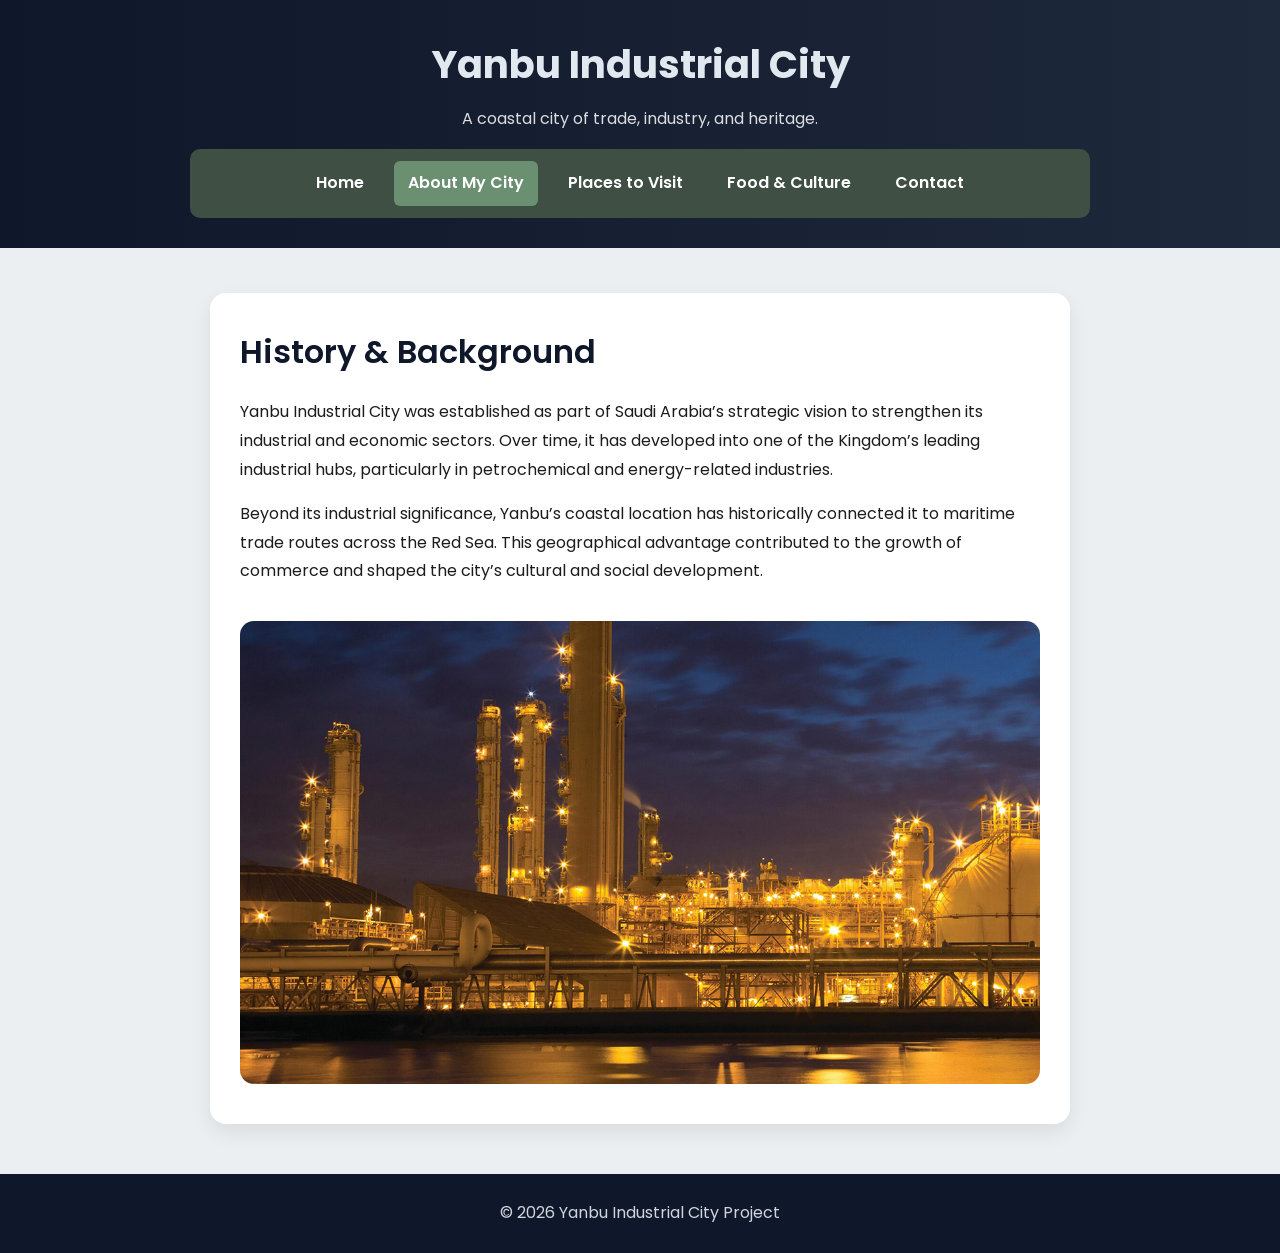
<file: about.html>
<!DOCTYPE html>
<html lang="en">
<head>
    <meta charset="UTF-8">
    <link rel="stylesheet" href="style.css">
    <title>About Yanbu Industrial City</title>
</head>
<body>

<header>
    <h1>Yanbu Industrial City</h1>
    <p>A coastal city of trade, industry, and heritage.</p>

    <nav>
    <a href="index.html">Home</a>
    <a href="about.html" class="active">About My City</a>
    <a href="places.html">Places to Visit</a>
    <a href="food.html">Food & Culture</a>
    <a href="contact.html">Contact</a>
</nav>
</header>

<main>
   <section>
    <h2>History & Background</h2>

    <p>Yanbu Industrial City was established as part of Saudi Arabia’s strategic vision to strengthen its industrial and economic sectors. Over time, it has developed into one of the Kingdom’s leading industrial hubs, particularly in petrochemical and energy-related industries.</p>

    <p>Beyond its industrial significance, Yanbu’s coastal location has historically connected it to maritime trade routes across the Red Sea. This geographical advantage contributed to the growth of commerce and shaped the city’s cultural and social development.</p>

    <img src="media/history.jpg" alt="Industrial area of Yanbu Industrial City">
</section>
</main>

<footer>
    <p>© 2026 Yanbu Industrial City Project</p>
</footer>

</body>
</html>
</file>
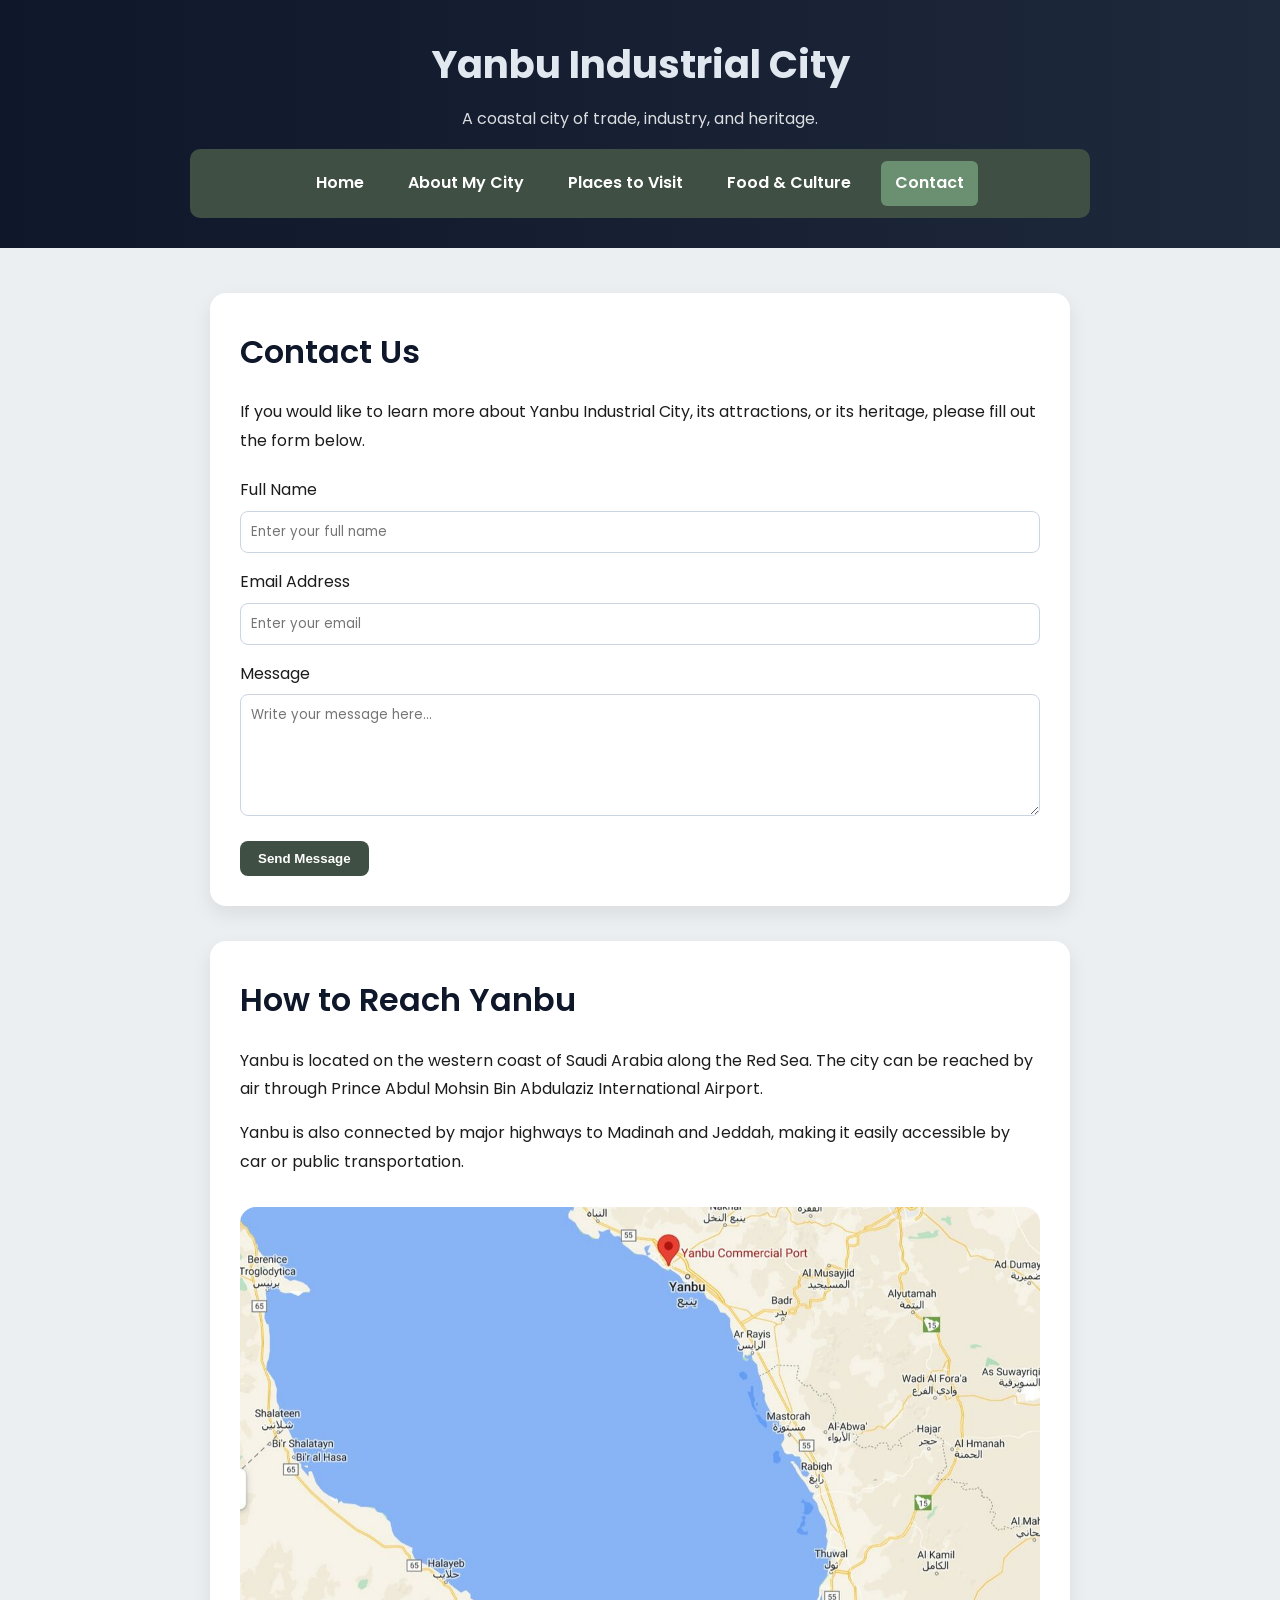
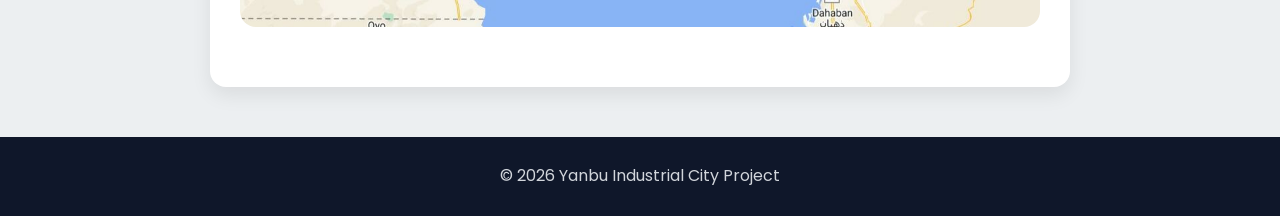
<file: contact.html>
<!DOCTYPE html>
<html lang="en">
<head>
    <meta charset="UTF-8">
    <link rel="stylesheet" href="style.css">
    <title>Contact Yanbu Industrial City</title>
</head>
<body>

<header>
    <h1>Yanbu Industrial City</h1>
    <p>A coastal city of trade, industry, and heritage.</p>

    <nav>
        <a href="index.html">Home</a>
        <a href="about.html">About My City</a>
        <a href="places.html">Places to Visit</a>
        <a href="food.html">Food & Culture</a>
        <a href="contact.html" class="active">Contact</a>
    </nav>
</header>

<main>

<!-- Contact Form Section -->
<section>
    <h2>Contact Us</h2>

    <p>If you would like to learn more about Yanbu Industrial City, its attractions, or its heritage, please fill out the form below.</p>

    <form>
        <label>Full Name</label>
        <input type="text" placeholder="Enter your full name" required>

        <label>Email Address</label>
        <input type="email" placeholder="Enter your email" required>

        <label>Message</label>
        <textarea rows="5" placeholder="Write your message here..." required></textarea>

        <button type="submit">Send Message</button>
    </form>
</section>

<!-- How to Reach Section with Map -->
<section>
    <h2>How to Reach Yanbu</h2>

    <p>Yanbu is located on the western coast of Saudi Arabia along the Red Sea. The city can be reached by air through Prince Abdul Mohsin Bin Abdulaziz International Airport.</p>

    <p>Yanbu is also connected by major highways to Madinah and Jeddah, making it easily accessible by car or public transportation.</p>

    <img src="./media/yanbu-map.jpg" class="map-image" alt="Map of Yanbu City">
</section>

</main>

<footer>
    <p>© 2026 Yanbu Industrial City Project</p>
</footer>

</body>
</html>
</file>
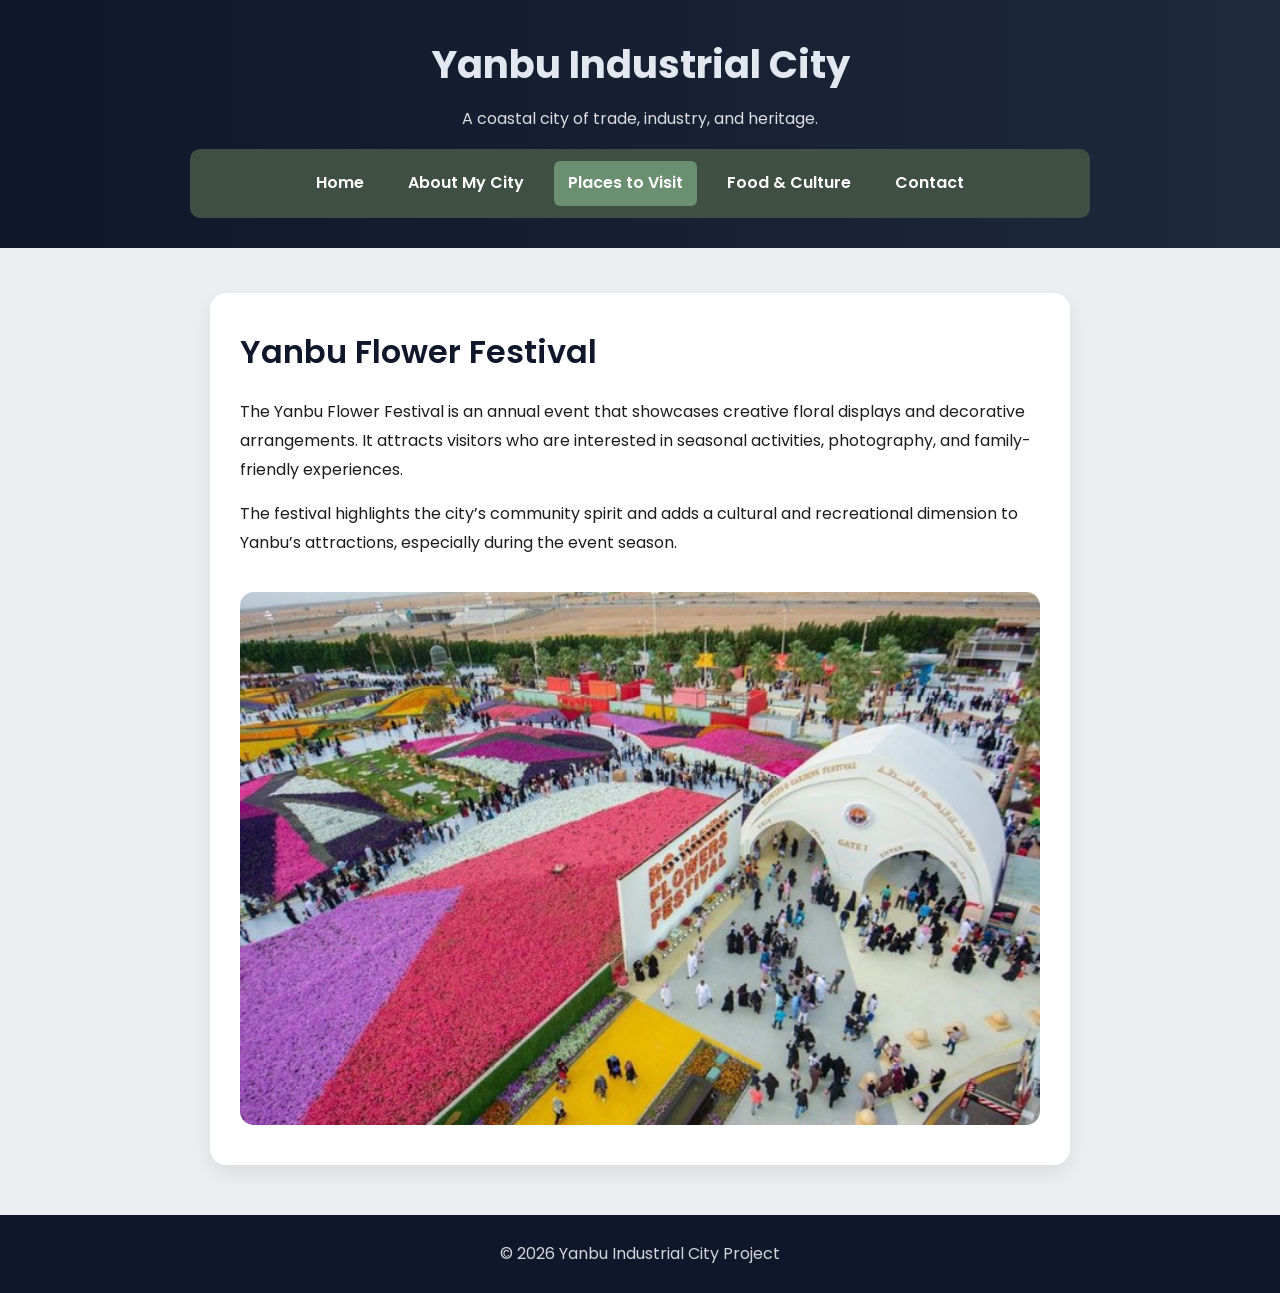
<file: flowers.html>
<!DOCTYPE html>
<html lang="en">
<head>
    <meta charset="UTF-8">
    <link rel="stylesheet" href="style.css">
    <title>Yanbu Flower Festival</title>
</head>
<body>

<header>
    <h1>Yanbu Industrial City</h1>
    <p>A coastal city of trade, industry, and heritage.</p>

    <nav>
        <a href="index.html">Home</a>
        <a href="about.html">About My City</a>
        <a href="places.html" class="active">Places to Visit</a>
        <a href="food.html">Food & Culture</a>
        <a href="contact.html">Contact</a>
    </nav>
</header>

<main>
<section>
    <h2>Yanbu Flower Festival</h2>

    <p>The Yanbu Flower Festival is an annual event that showcases creative floral displays and decorative arrangements. It attracts visitors who are interested in seasonal activities, photography, and family-friendly experiences.</p>

    <p>The festival highlights the city’s community spirit and adds a cultural and recreational dimension to Yanbu’s attractions, especially during the event season.</p>

    <img src="media/flowers.jpg" alt="Yanbu Flower Festival">
</section>
</main>

<footer>
    <p>© 2026 Yanbu Industrial City Project</p>
</footer>

</body>
</html>
</file>
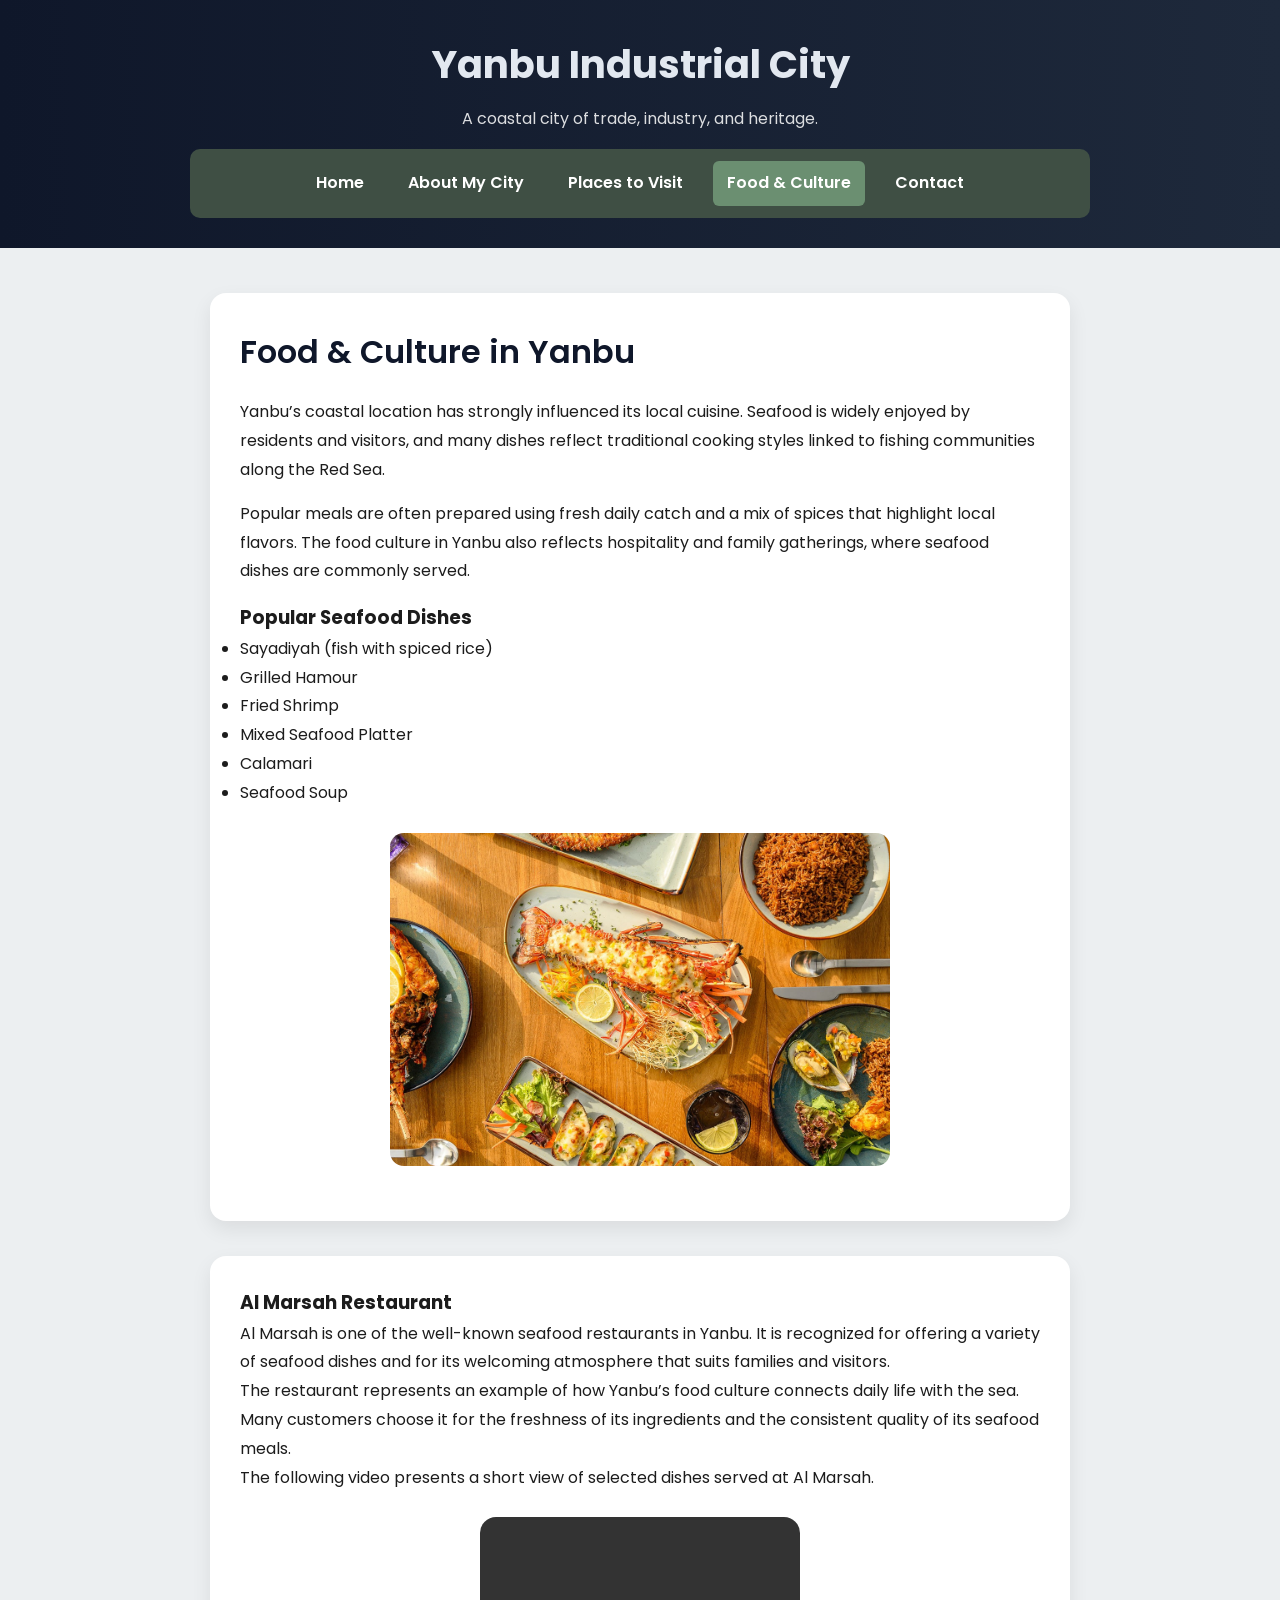
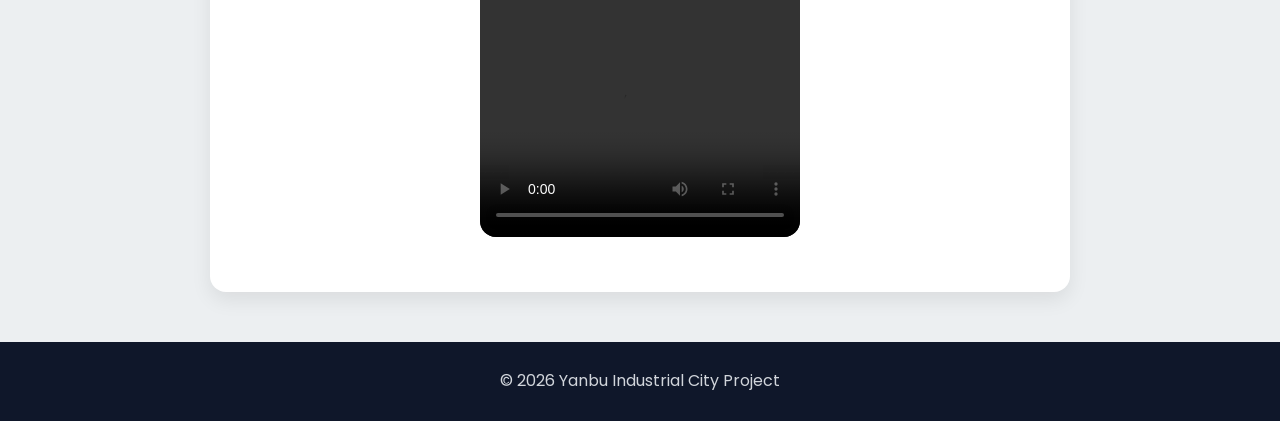
<file: food.html>
<!DOCTYPE html>
<html lang="en">
<head>
    <meta charset="UTF-8">
    <link rel="stylesheet" href="style.css">
    <title>About Yanbu Industrial City</title>
</head>
<body>

<header>
    <h1>Yanbu Industrial City</h1>
    <p>A coastal city of trade, industry, and heritage.</p>

   <nav>
    <a href="index.html">Home</a>
    <a href="about.html">About My City</a>
    <a href="places.html">Places to Visit</a>
    <a href="food.html" class="active">Food & Culture</a>
    <a href="contact.html">Contact</a>
</nav> 
</header>

<main>
<section>
    <h2>Food & Culture in Yanbu</h2>

    <p>Yanbu’s coastal location has strongly influenced its local cuisine. Seafood is widely enjoyed by residents and visitors, and many dishes reflect traditional cooking styles linked to fishing communities along the Red Sea.</p>

    <p>Popular meals are often prepared using fresh daily catch and a mix of spices that highlight local flavors. The food culture in Yanbu also reflects hospitality and family gatherings, where seafood dishes are commonly served.</p>

    <h3>Popular Seafood Dishes</h3>
    <ul>
        <li>Sayadiyah (fish with spiced rice)</li>
        <li>Grilled Hamour</li>
        <li>Fried Shrimp</li>
        <li>Mixed Seafood Platter</li>
        <li>Calamari</li>
        <li>Seafood Soup</li>
    </ul>

    <img src="media/food.jpg" class="food-image" alt="Seafood dishes in Yanbu">
</section>

<article class="restaurant">
    <h3>Al Marsah Restaurant</h3>

    <p>Al Marsah is one of the well-known seafood restaurants in Yanbu. It is recognized for offering a variety of seafood dishes and for its welcoming atmosphere that suits families and visitors.</p>

    <p>The restaurant represents an example of how Yanbu’s food culture connects daily life with the sea. Many customers choose it for the freshness of its ingredients and the consistent quality of its seafood meals.</p>

    <p>The following video presents a short view of selected dishes served at Al Marsah.</p>

    <video controls>
        <source src="media/marsah.mp4" type="video/mp4">
        Your browser does not support the video tag.
    </video>
</article>
</main>

<footer>
    <p>© 2026 Yanbu Industrial City Project</p>
</footer>

</body>
</html>
</file>
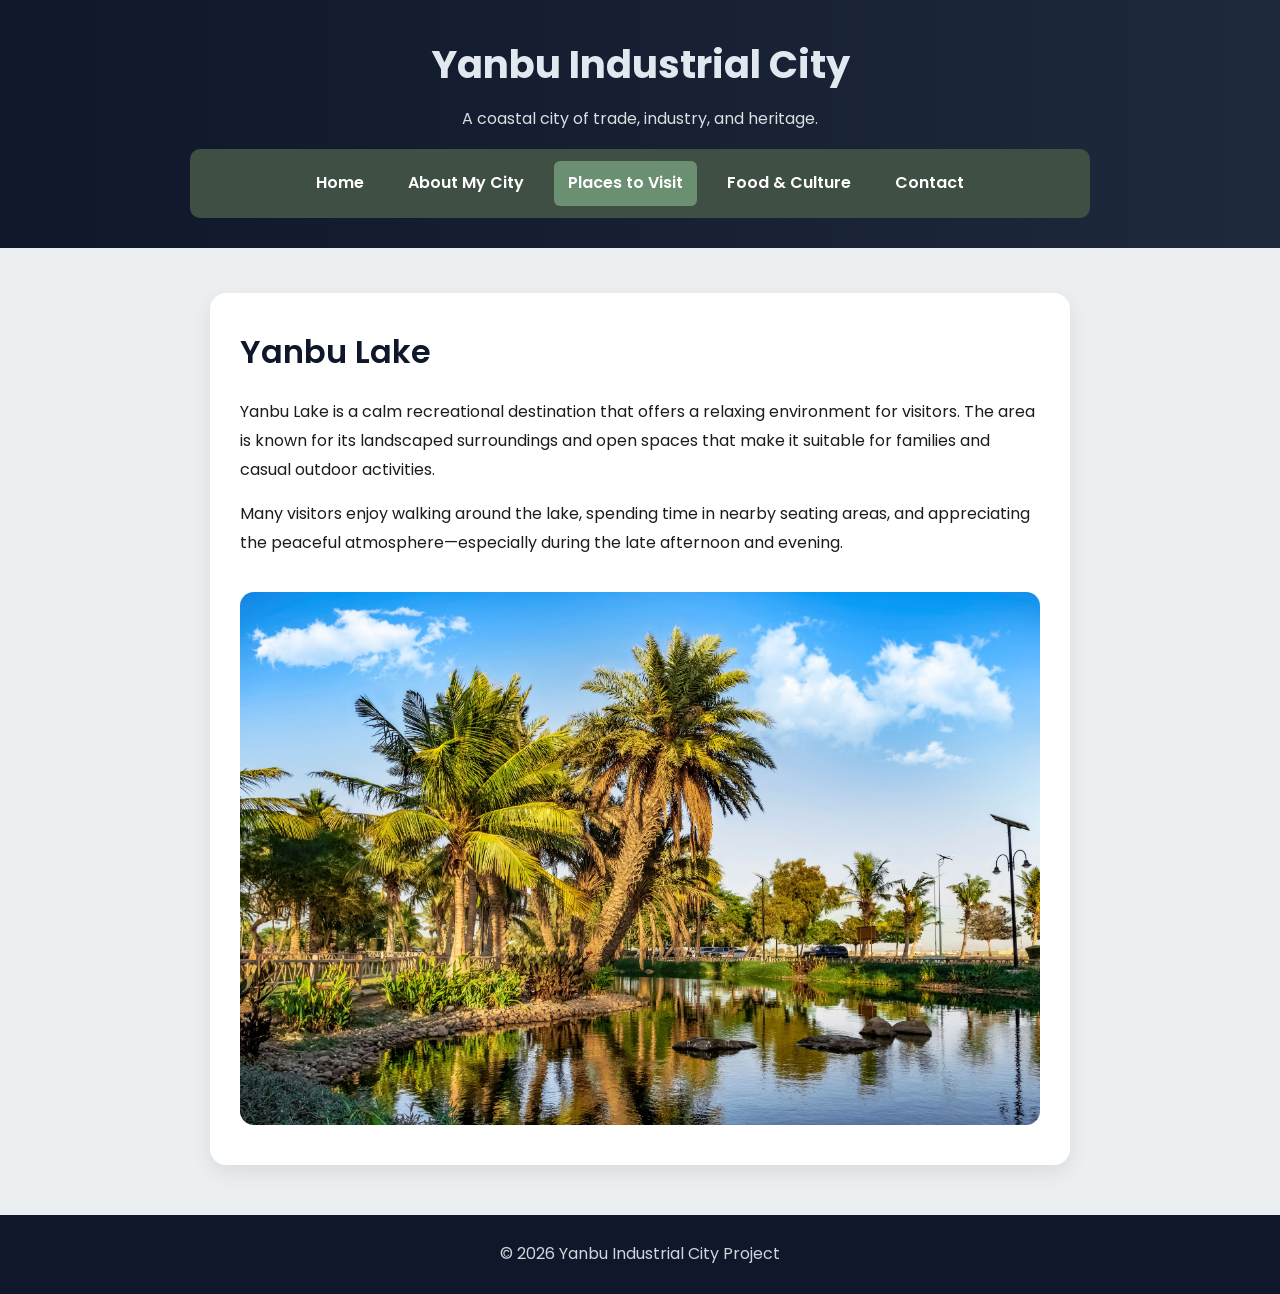
<file: lake.html>
<!DOCTYPE html>
<html lang="en">
<head>
    <meta charset="UTF-8">
    <link rel="stylesheet" href="style.css">
    <title>Yanbu Lake</title>
</head>
<body>

<header>
    <h1>Yanbu Industrial City</h1>
    <p>A coastal city of trade, industry, and heritage.</p>

    <nav>
        <a href="index.html">Home</a>
        <a href="about.html">About My City</a>
        <a href="places.html" class="active">Places to Visit</a>
        <a href="food.html">Food & Culture</a>
        <a href="contact.html">Contact</a>
    </nav>
</header>

<main>
<section>
    <h2>Yanbu Lake</h2>

    <p>Yanbu Lake is a calm recreational destination that offers a relaxing environment for visitors. The area is known for its landscaped surroundings and open spaces that make it suitable for families and casual outdoor activities.</p>

    <p>Many visitors enjoy walking around the lake, spending time in nearby seating areas, and appreciating the peaceful atmosphere—especially during the late afternoon and evening.</p>

    <img src="media/lake.jpg" alt="Yanbu Lake">
</section>
</main>

<footer>
    <p>© 2026 Yanbu Industrial City Project</p>
</footer>

</body>
</html>
</file>
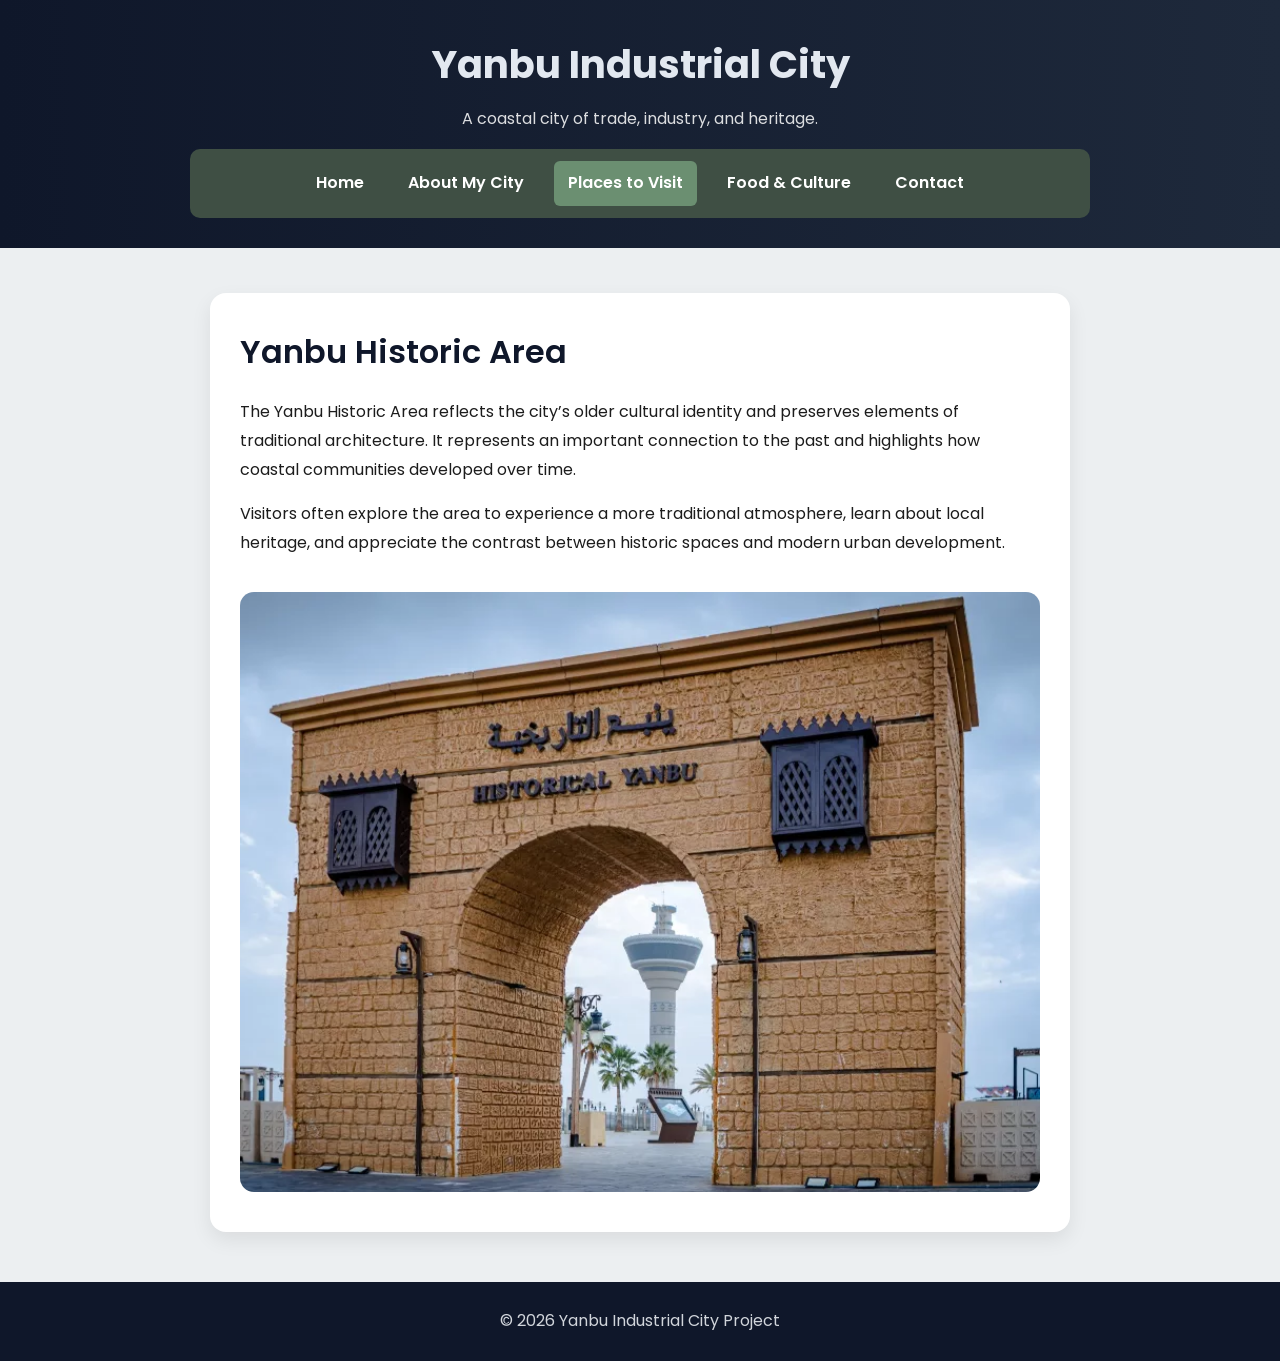
<file: oldtown.html>
<!DOCTYPE html>
<html lang="en">
<head>
    <meta charset="UTF-8">
    <link rel="stylesheet" href="style.css">
    <title>Yanbu Historic Area</title>
</head>
<body>

<header>
    <h1>Yanbu Industrial City</h1>
    <p>A coastal city of trade, industry, and heritage.</p>

    <nav>
        <a href="index.html">Home</a>
        <a href="about.html">About My City</a>
        <a href="places.html" class="active">Places to Visit</a>
        <a href="food.html">Food & Culture</a>
        <a href="contact.html">Contact</a>
    </nav>
</header>

<main>
<section>
    <h2>Yanbu Historic Area</h2>

    <p>The Yanbu Historic Area reflects the city’s older cultural identity and preserves elements of traditional architecture. It represents an important connection to the past and highlights how coastal communities developed over time.</p>

    <p>Visitors often explore the area to experience a more traditional atmosphere, learn about local heritage, and appreciate the contrast between historic spaces and modern urban development.</p>

    <img src="media/oldtown.jpg" alt="Yanbu Historic Area">
</section>
</main>

<footer>
    <p>© 2026 Yanbu Industrial City Project</p>
</footer>

</body>
</html>
</file>
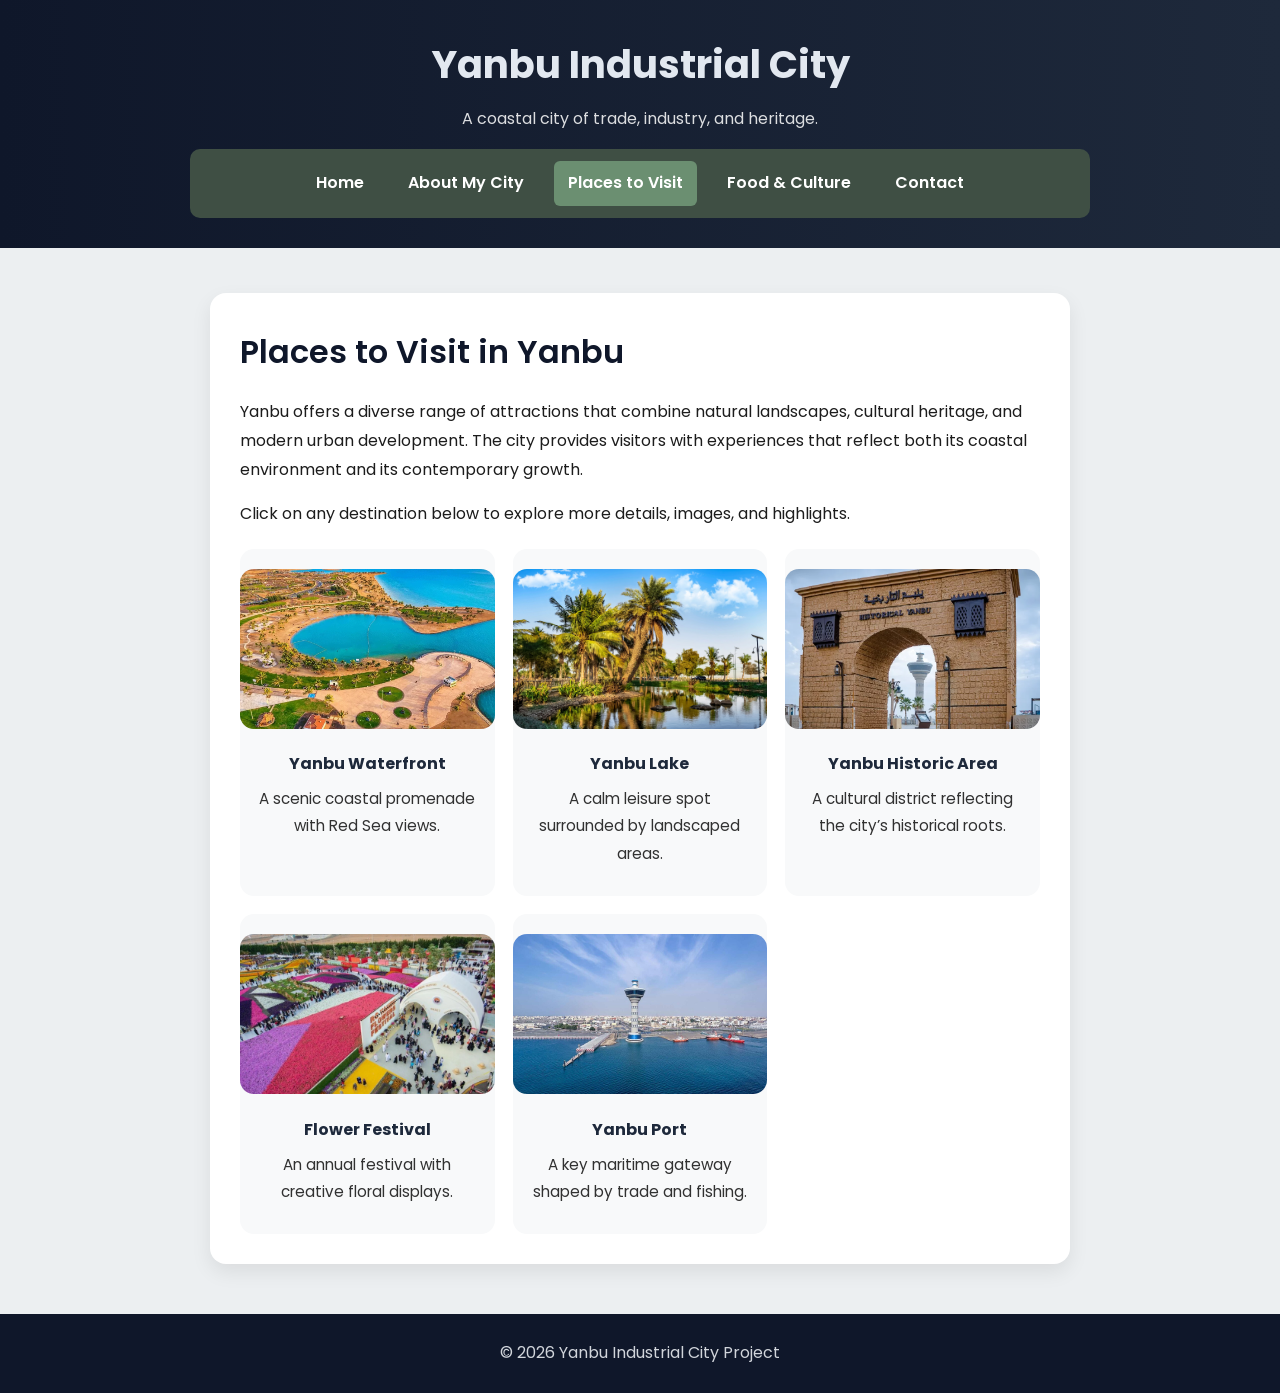
<file: places.html>
<!DOCTYPE html>
<html lang="en">
<head>
    <meta charset="UTF-8">
    <link rel="stylesheet" href="style.css">
    <title>Places to Visit in Yanbu</title>
</head>
<body>

<header>
    <h1>Yanbu Industrial City</h1>
    <p>A coastal city of trade, industry, and heritage.</p>

    <nav>
        <a href="index.html">Home</a>
        <a href="about.html">About My City</a>
        <a href="places.html" class="active">Places to Visit</a>
        <a href="food.html">Food & Culture</a>
        <a href="contact.html">Contact</a>
    </nav>
</header>

<main>

<section>
    <h2>Places to Visit in Yanbu</h2>

    <p>Yanbu offers a diverse range of attractions that combine natural landscapes, cultural heritage, and modern urban development. The city provides visitors with experiences that reflect both its coastal environment and its contemporary growth.</p>

    <p>Click on any destination below to explore more details, images, and highlights.</p>

    <div class="places-gallery">

        <a class="place-card" href="waterfront.html">
            <img src="media/waterfront.jpg" alt="Yanbu waterfront">
            <h3>Yanbu Waterfront</h3>
            <p>A scenic coastal promenade with Red Sea views.</p>
        </a>

        <a class="place-card" href="lake.html">
            <img src="media/lake.jpg" alt="Yanbu lake">
            <h3>Yanbu Lake</h3>
            <p>A calm leisure spot surrounded by landscaped areas.</p>
        </a>

        <a class="place-card" href="oldtown.html">
            <img src="media/oldtown.jpg" alt="Yanbu Historic Area">
            <h3>Yanbu Historic Area</h3>
            <p>A cultural district reflecting the city’s historical roots.</p>
        </a>

        <a class="place-card" href="flowers.html">
            <img src="media/flowers.jpg" alt="Yanbu Flower Festival">
            <h3>Flower Festival</h3>
            <p>An annual festival with creative floral displays.</p>
        </a>

        <a class="place-card" href="port.html">
            <img src="media/port.jpg" alt="Yanbu Port">
            <h3>Yanbu Port</h3>
            <p>A key maritime gateway shaped by trade and fishing.</p>
        </a>

    </div>
</section>

</main>

<footer>
    <p>© 2026 Yanbu Industrial City Project</p>
</footer>

</body>
</html>
</file>
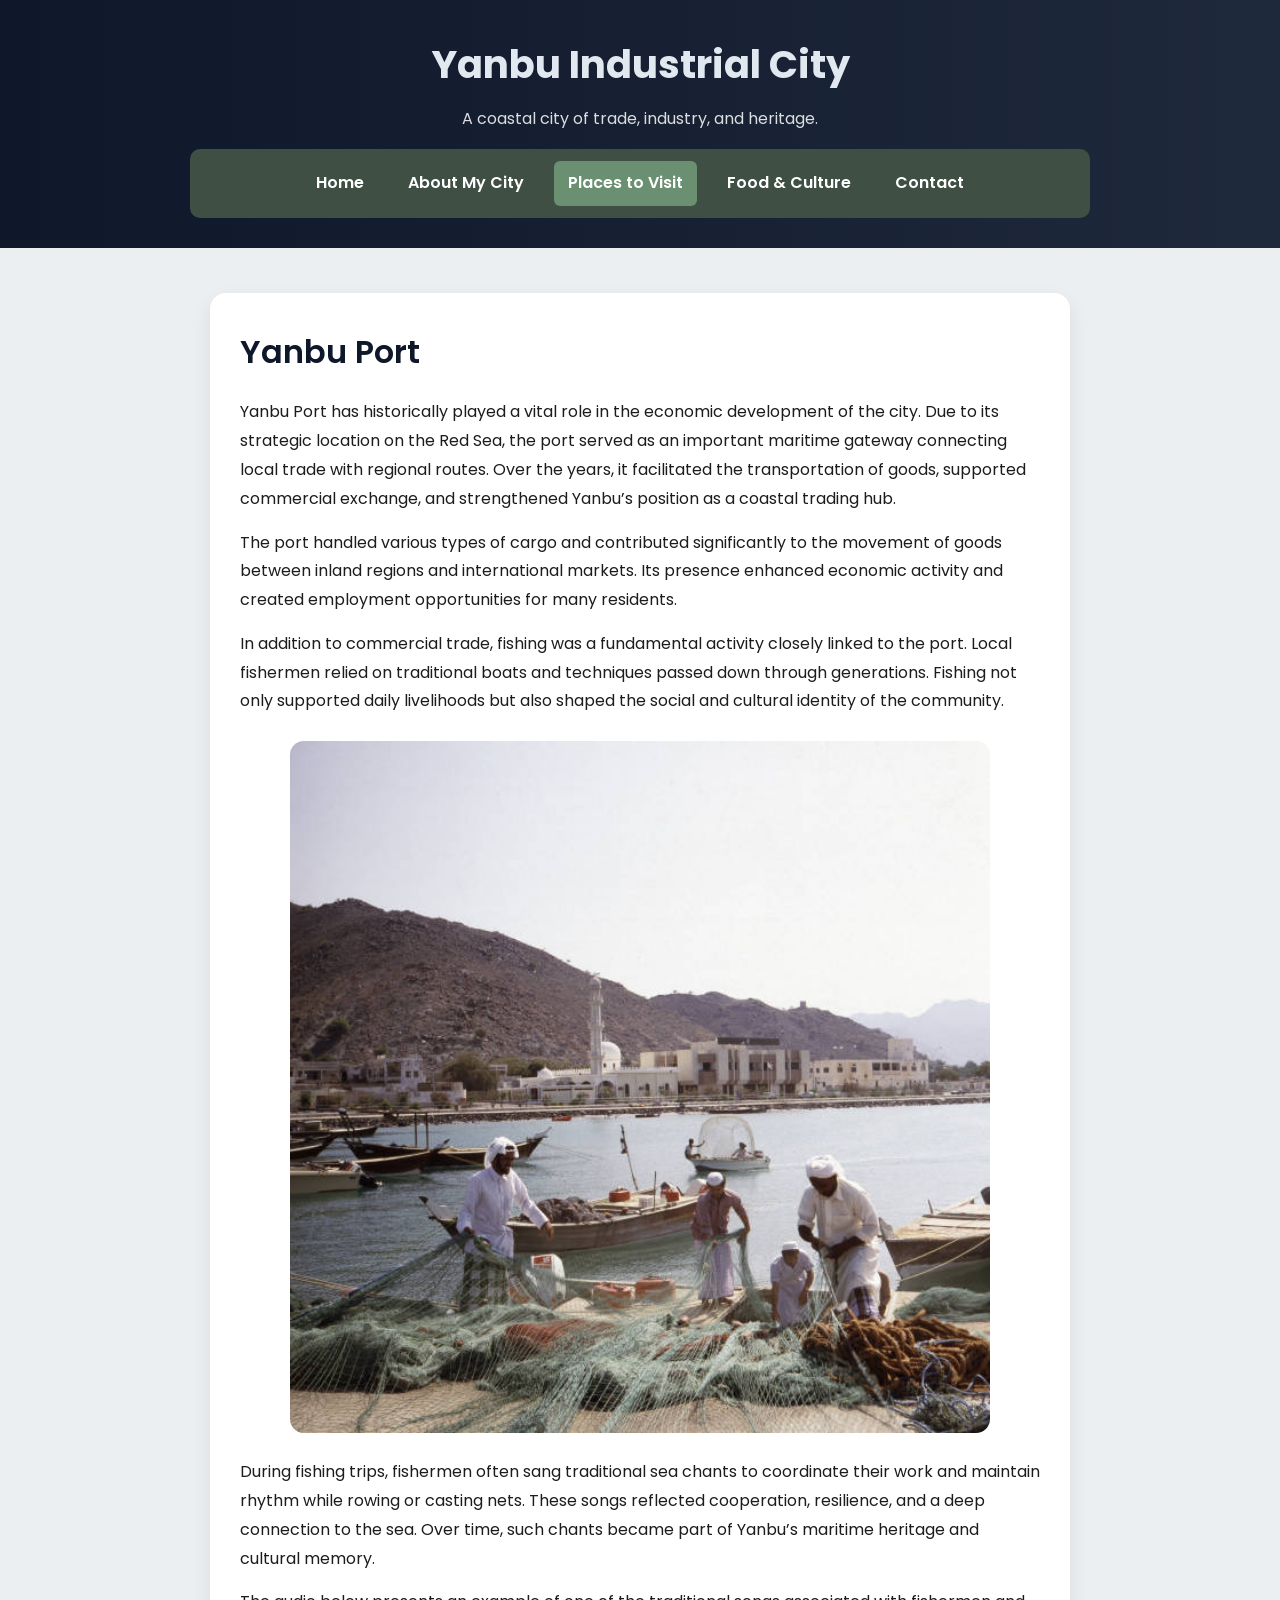
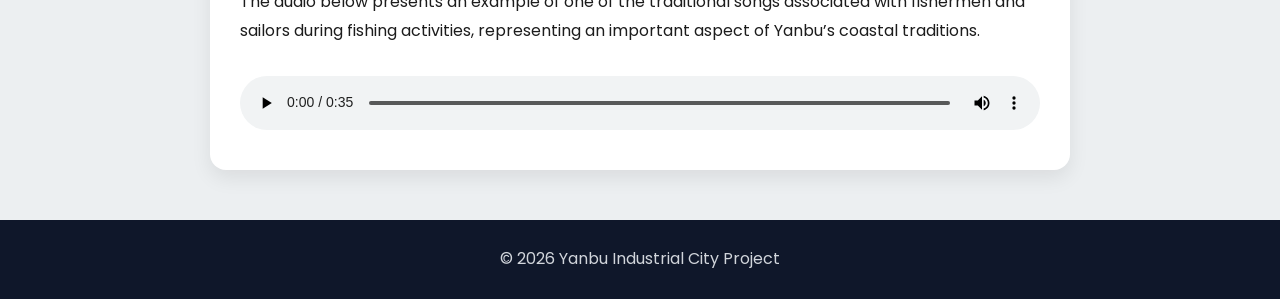
<file: port.html>
<!DOCTYPE html>
<html lang="en">
<head>
    <meta charset="UTF-8">
    <link rel="stylesheet" href="style.css">
    <title>Yanbu Port</title>
</head>
<body>

<header>
    <h1>Yanbu Industrial City</h1>
    <p>A coastal city of trade, industry, and heritage.</p>

    <nav>
        <a href="index.html">Home</a>
        <a href="about.html">About My City</a>
        <a href="places.html" class="active">Places to Visit</a>
        <a href="food.html">Food & Culture</a>
        <a href="contact.html">Contact</a>
    </nav>
</header>

<main>
<section>
    <h2>Yanbu Port</h2>

    <p>Yanbu Port has historically played a vital role in the economic development of the city. Due to its strategic location on the Red Sea, the port served as an important maritime gateway connecting local trade with regional routes. Over the years, it facilitated the transportation of goods, supported commercial exchange, and strengthened Yanbu’s position as a coastal trading hub.</p>

    <p>The port handled various types of cargo and contributed significantly to the movement of goods between inland regions and international markets. Its presence enhanced economic activity and created employment opportunities for many residents.</p>

    <p>In addition to commercial trade, fishing was a fundamental activity closely linked to the port. Local fishermen relied on traditional boats and techniques passed down through generations. Fishing not only supported daily livelihoods but also shaped the social and cultural identity of the community.</p>

    <img src="media/fishermen.jpg" class="port-image" alt="Traditional fishermen in Yanbu">

    <p>During fishing trips, fishermen often sang traditional sea chants to coordinate their work and maintain rhythm while rowing or casting nets. These songs reflected cooperation, resilience, and a deep connection to the sea. Over time, such chants became part of Yanbu’s maritime heritage and cultural memory.</p>

    <p>The audio below presents an example of one of the traditional songs associated with fishermen and sailors during fishing activities, representing an important aspect of Yanbu’s coastal traditions.</p>

    <audio controls preload="auto">
        <source src="media/yanbu-fishermen-song.mp3.mp3" type="audio/mpeg">
        Your browser does not support the audio element.
    </audio>
</section>
</main>

<footer>
    <p>© 2026 Yanbu Industrial City Project</p>
</footer>

</body>
</html>
</file>
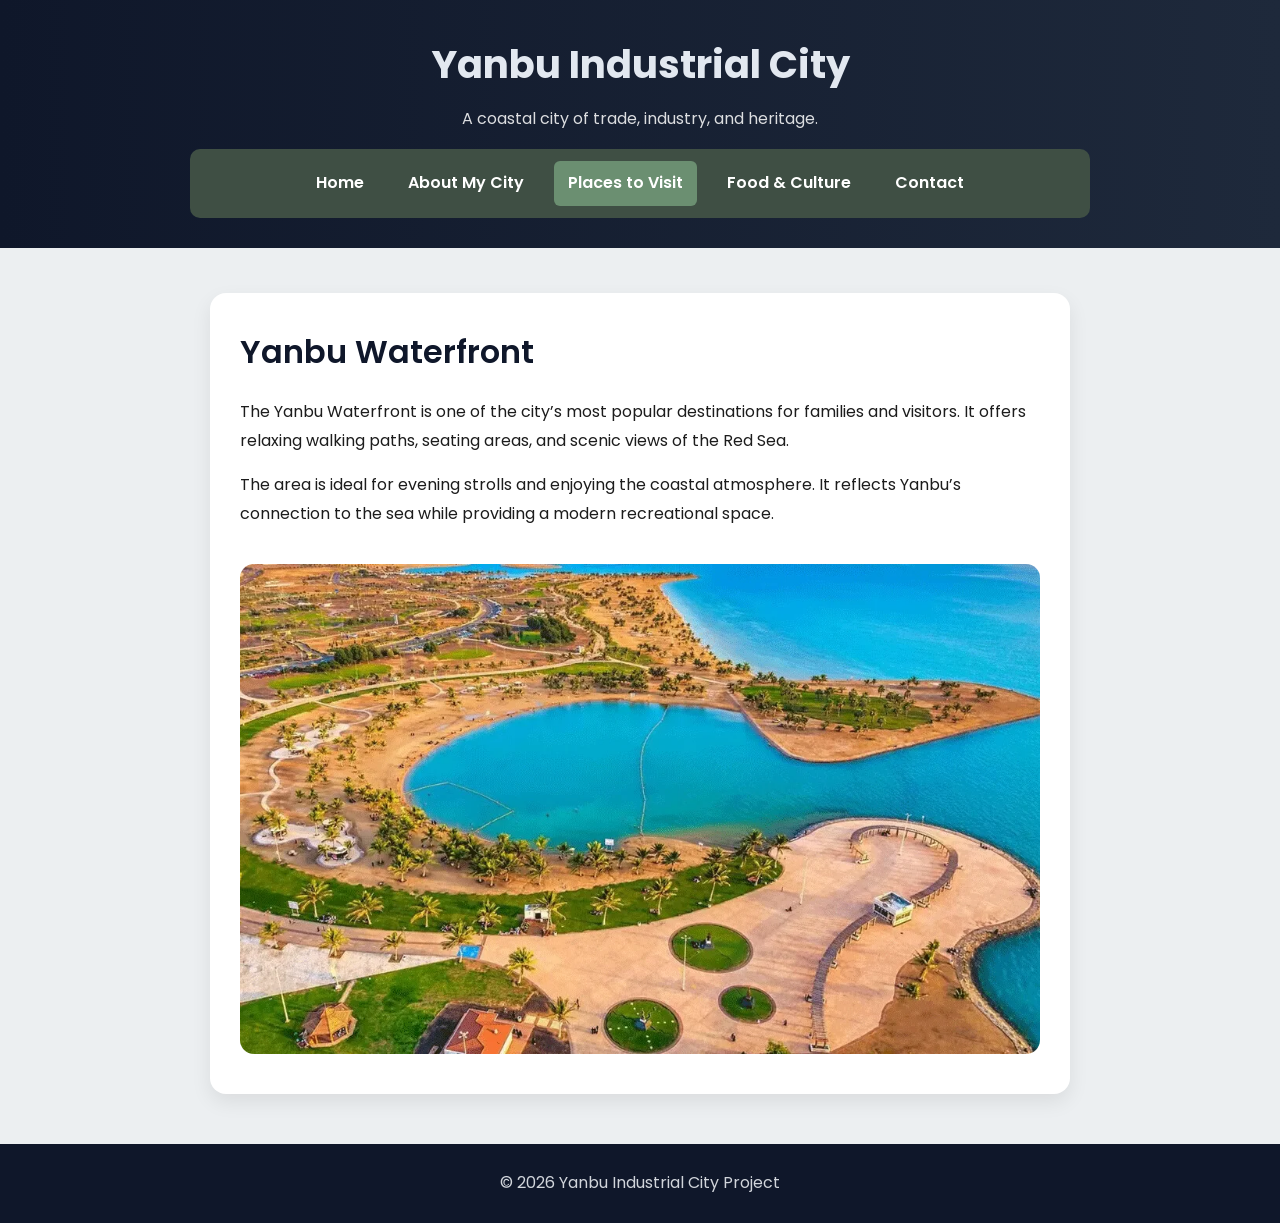
<file: waterfront.html>
<!DOCTYPE html>
<html lang="en">
<head>
    <meta charset="UTF-8">
    <link rel="stylesheet" href="style.css">
    <title>Yanbu Waterfront</title>
</head>
<body>

<header>
    <h1>Yanbu Industrial City</h1>
    <p>A coastal city of trade, industry, and heritage.</p>

    <nav>
        <a href="index.html">Home</a>
        <a href="about.html">About My City</a>
        <a href="places.html" class="active">Places to Visit</a>
        <a href="food.html">Food & Culture</a>
        <a href="contact.html">Contact</a>
    </nav>
</header>

<main>
<section>
    <h2>Yanbu Waterfront</h2>

    <p>The Yanbu Waterfront is one of the city’s most popular destinations for families and visitors. It offers relaxing walking paths, seating areas, and scenic views of the Red Sea.</p>

    <p>The area is ideal for evening strolls and enjoying the coastal atmosphere. It reflects Yanbu’s connection to the sea while providing a modern recreational space.</p>

    <img src="media/waterfront.jpg" alt="Yanbu waterfront">
</section>
</main>

<footer>
    <p>© 2026 Yanbu Industrial City Project</p>
</footer>

</body>
</html>
</file>
<file: style.css>
/* =========================
   GOOGLE FONT
========================= */
@import url('https://fonts.googleapis.com/css2?family=Poppins:wght@400;600;700&display=swap');

/* =========================
   RESET
========================= */
* {
    box-sizing: border-box;
    margin: 0;
    padding: 0;
}

/* =========================
   BODY
========================= */
body {
    font-family: 'Poppins', sans-serif;
    line-height: 1.8;
    background-color: #eceff1;
    color: #1c1c1c;
}

/* =========================
   HEADER
========================= */
header {
    background: linear-gradient(to right, #0f172a, #1e293b);
    color: white;
    padding: 30px 16px;
    text-align: center;
}

header h1 {
    font-size: 2.4rem;
    font-weight: 700;
    color: #e2e8f0;
    margin-bottom: 6px;
}

header p {
    opacity: 0.85;
}

/* =========================
   NAVIGATION
========================= */
nav {
    display: flex;
    justify-content: center;
    gap: 16px;
    flex-wrap: wrap;
    background-color: #3f4f44;
    padding: 12px;
    border-radius: 10px;
    max-width: 900px;
    margin: 15px auto 0 auto;
}

nav a {
    color: white;
    text-decoration: none;
    font-weight: 600;
    padding: 8px 14px;
    border-radius: 6px;
    transition: 0.3s ease;
}

nav a:hover {
    background-color: #2e3a33;
}

nav a.active {
    background-color: #6b8f71;
}

/* =========================
   HERO
========================= */
.hero img {
    width: 100%;
    height: 550px;
    object-fit: cover;
    display: block;
}

/* =========================
   MAIN
========================= */
main {
    max-width: 900px;
    margin: 45px auto;
    padding: 0 20px;
}

/* =========================
   SECTION CARD
========================= */
section,
.restaurant {
    background-color: #ffffff;
    margin-bottom: 35px;
    padding: 30px;
    border-radius: 16px;
    box-shadow: 0 8px 20px rgba(0, 0, 0, 0.08);
}

section h2 {
    margin-bottom: 18px;
    font-size: 2rem;
    font-weight: 600;
    color: #0f172a;
}

section p {
    margin-bottom: 15px;
}

/* =========================
   GENERAL IMAGES
========================= */
section img {
    width: 100%;
    height: auto;
    margin-top: 20px;
    border-radius: 14px;
}

/* =========================
   PLACES GALLERY
========================= */
.places-gallery {
    display: grid;
    grid-template-columns: repeat(auto-fit, minmax(200px, 1fr));
    gap: 18px;
    margin-top: 20px;
}

.place-card {
    background: #f8f9fa;
    border-radius: 14px;
    overflow: hidden;
    text-align: center;
    transition: 0.3s;
    display: block;
    text-decoration: none;
    color: inherit;
}

.place-card:hover {
    transform: translateY(-5px);
}

.place-card img {
    width: 100%;
    height: 160px;
    object-fit: cover;
}

.place-card h3 {
    padding: 12px 12px 6px;
    font-size: 1rem;
    color: #1e293b;
}

.place-card p {
    padding: 0 12px 14px;
    font-size: 0.95rem;
    opacity: 0.9;
}

/* =========================
   FOOD IMAGE
========================= */
.food-image {
    width: 65%;
    max-width: 500px;
    aspect-ratio: 3 / 2;
    object-fit: cover;
    display: block;
    margin: 25px auto;
    border-radius: 14px;
}

/* =========================
   PORT IMAGE
========================= */
.port-image {
    width: 100%;
    max-width: 700px;
    height: auto;
    display: block;
    margin: 25px auto;
    border-radius: 14px;
}

/* =========================
   VIDEO
========================= */
.restaurant video {
    width: 320px;
    height: 320px;
    object-fit: cover;
    display: block;
    margin: 25px auto;
    border-radius: 16px;
}

/* =========================
   AUDIO
========================= */
audio {
    width: 100%;
    margin-top: 15px;
}

/* =========================
   CONTACT MAP 
========================= */
.map-image {
    width: 100%;
    max-width: 850px;  
    height: 420px;     
    object-fit: cover;
    border-radius: 16px;
    margin: 30px auto;
    display: block;
}

/* =========================
   FORM
========================= */
form {
    margin-top: 20px;
}

input, textarea {
    width: 100%;
    padding: 10px;
    margin-top: 6px;
    margin-bottom: 15px;
    border: 1px solid #cbd5e1;
    border-radius: 8px;
    font-family: 'Poppins', sans-serif;
}

button {
    background-color: #3f4f44;
    color: white;
    padding: 10px 18px;
    border: none;
    border-radius: 8px;
    cursor: pointer;
    font-weight: 600;
    transition: 0.3s;
}

button:hover {
    background-color: #2e3a33;
}

/* =========================
   FOOTER
========================= */
footer {
    text-align: center;
    padding: 25px;
    background-color: #0f172a;
    color: #d1d5db;
    margin-top: 50px;
}
</file>
